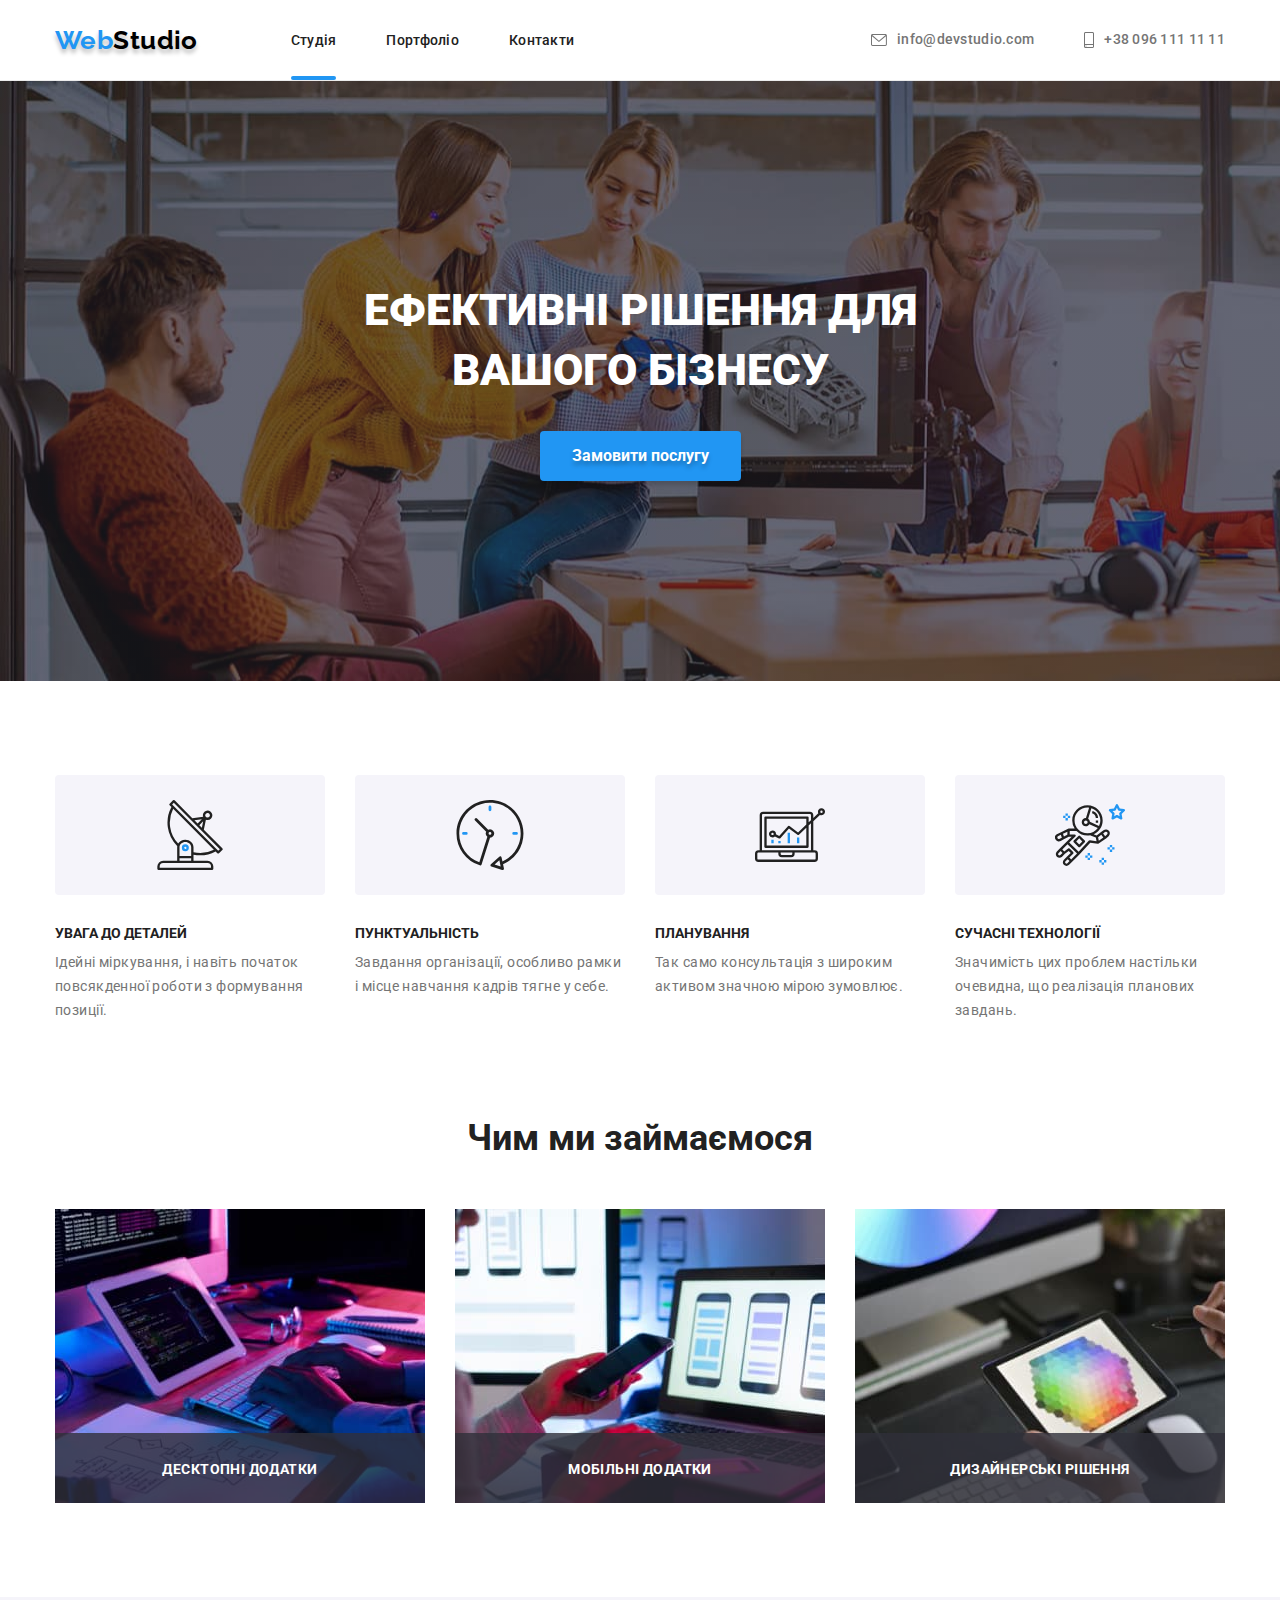
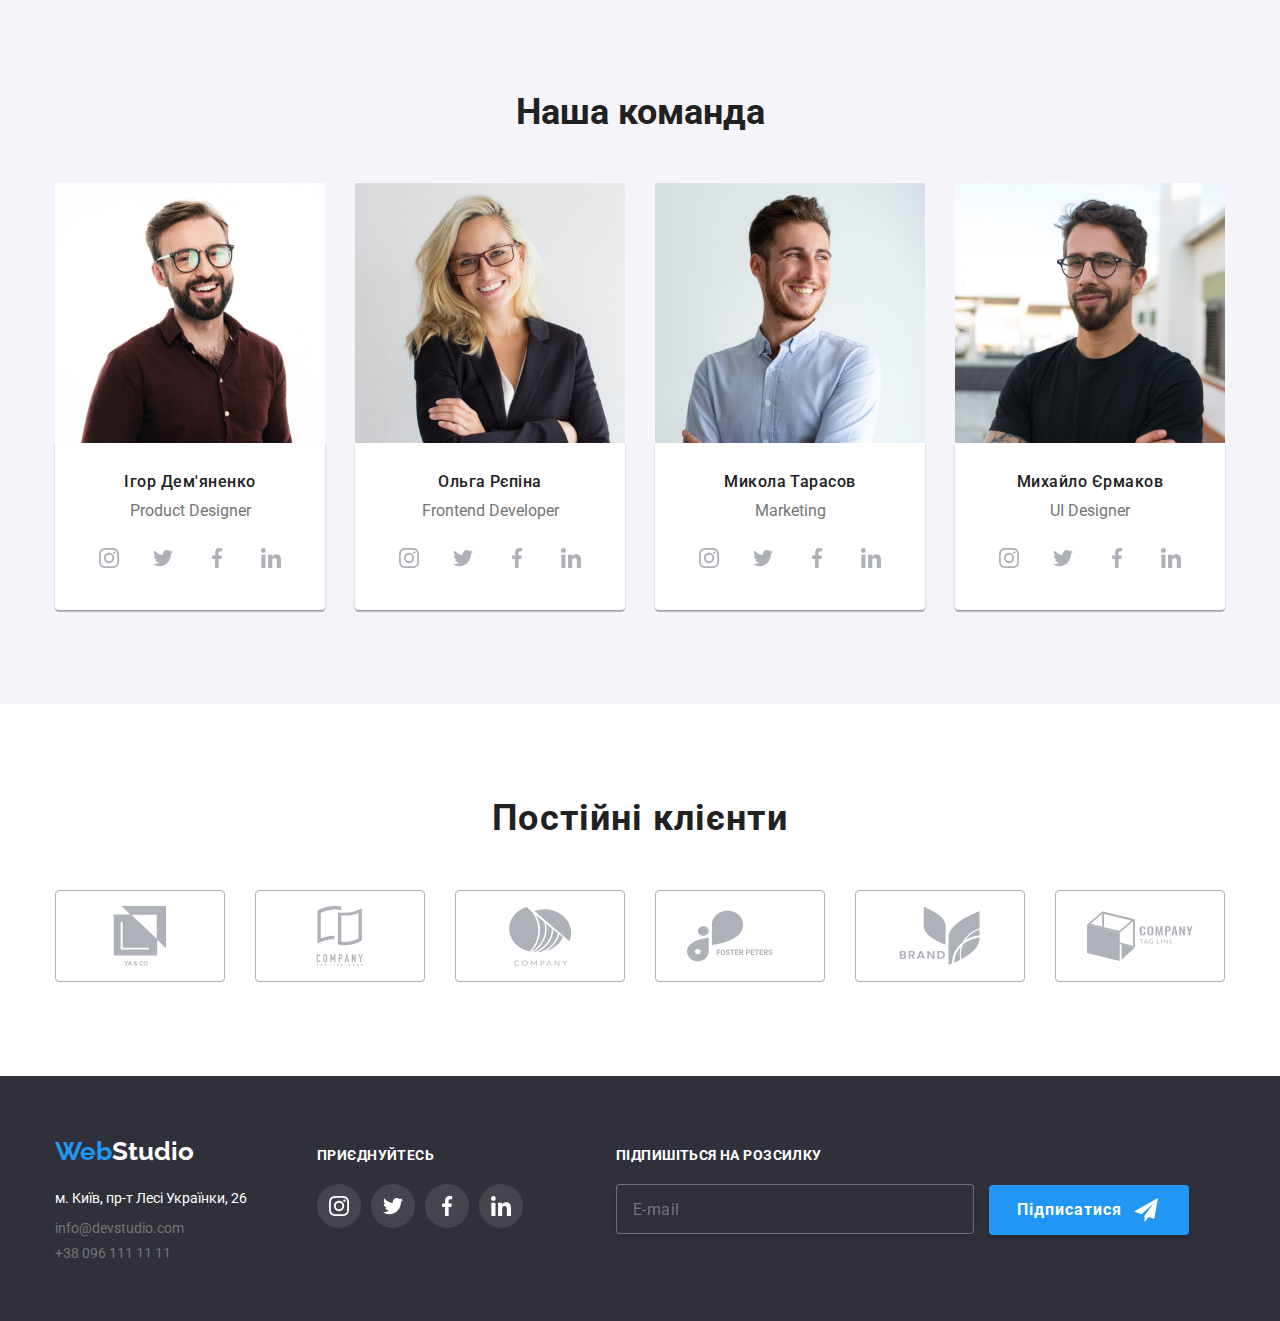
<file: index.html>
<!DOCTYPE html>
<html lang="uk">
  <head>
    <meta charset="UTF-8" />
    <meta http-equiv="X-UA-Compatible" content="IE=edge" />
    <meta name="viewport" content="width=device-width, initial-scale=1.0" />
    <title>Document</title>
    <link
      href="https://fonts.googleapis.com/css2?family=Raleway:wght@700&family=Roboto:wght@400;500;700;900&display=swap"
      rel="stylesheet"
    />
    <link
      rel="stylesheet"
      href="https://cdnjs.cloudflare.com/ajax/libs/modern-normalize/1.1.0/modern-normalize.min.css"
    />
    <link rel="stylesheet" href="./css/main.min.css" />
    
  </head>
  <body>
    <!-- Шапка -->
    <header class="page-header">
      <div class="container">
        <nav class="site-nav">
          <a class="site-nav__logo" href="./index.html"
            ><span class="site-nav__web">Web</span>Studio</a
          >

          <ul class="site-nav__list">
            <li class="site-nav__item">
              <a class="site-nav__link site-nav__link--current" href="./index.html">Студія</a>
            </li>
            <li class="site-nav__item">
              <a class="site-nav__link" href="./portfolio.html">Портфоліо</a>
            </li>
            <li class="site-nav__item">
              <a class="site-nav__link" href="#Контакти">Контакти</a>
            </li>
          </ul>

          <ul class="site-nav__contact">
            <li class="site-nav__contact-list">
              <a class="site-nav__contact-link" href="mailto:info@devstudio.com">
                <svg class="site-nav__icon" width="16" height="12">
                  <use href="./images/sprite.icon.svg#icon-envelope"></use>
                </svg>
                info@devstudio.com
              </a>
            </li>
            <li class="site-nav__contact-list">
              <a class="site-nav__contact-link" href="tel:+380961111111">
                <svg class="site-nav__icon" width="10" height="16">
                  <use href="./images/sprite.icon.svg#icon-smartphone"></use>
                </svg>
                +38 096 111 11 11</a
              >
            </li>
          </ul>
        </nav>
      </div>
    </header>
    <main>
      <!-- герой сайта -->
      <section class="hero-section">
        <div class="container">
          <h1 class="hero-section__title">Ефективні рішення для вашого бізнесу</h1>
          <button class="hero-section__button" type="button" data-modal-open>
            Замовити послугу
          </button>
        </div>
      </section>
      <div class="backdrop is-hidden" data-modal>
        <div class="modal">
          <form class="modal__form">
            <h3 class="modal__form-title">Залиште свої дані, ми вам передзвонимо</h3>

            <div class="modal__form-list">
              <label class="modal__form-label">
                <span class="modal__form-text">Ім'я</span>
               <div class="modal__form-box">
                <input class="modal__form-input" type="text" name="user"/>
                <svg class="modal__form-icon" width="12" height="12">
                  <use href="./images/sprite-modal.svg#icon-man"></use>
                </svg>
               </div>
              </label>
            </div>

            <div class="modal__form-list">
              <label class="modal__form-label">
                <span class="modal__form-text">Телефон</span>
                <div class="modal__form-box">   
                   <input class="modal__form-input" type="tel" name="telephone"/>
                <svg class="modal__form-icon" width="13" height="13">
                  <use href="./images/sprite-modal.svg#icon-tel"></use>
                </svg> </div>
              </label>
            </div>

            <div class="modal__form-list">
              <label class="modal__form-label">
                <span class="modal__form-text">Пошта</span>
               <div class="modal__form-box">
                <input class="modal__form-input" type="email" name="email"/>
                <svg class="modal__form-icon" width="15" height="12">
                  <use href="./images/sprite-modal.svg#icon-mail"></use>
                </svg>
               </div>
              </label>
            </div>

            <div class="modal__form-list">
              <label class="modal__form-label">
                <span class="form-text">Коментар</span>
              </label>
              <textarea
                class="modal__form-comment"
                name="comment"
                cols="30"
                rows="10"
                placeholder="Введіть текст"></textarea>
            </div>

            <div class="modal__form-checkbox">
              <label class="modal__form-label">
            <input class="modal__form-check" type="checkbox" name="agreement"/>
                <span class="modal__form--icon-check"> </span>

                <span class="modal__form-agreement">
                  Погоджуюся з розсилкою та приймаю
                  <a class="modal__form-link" href="">Умови договору</a>
                </span>
             
              </label>
            </div>

            <button class="modal__form-button" type="submit">Відправити</button>
            <button class="modal__form-button--close" type="button" data-modal-close>
              <svg class="modal__form-button-icon" width="11" height="11">
                <use href="./images/modal.svg#icon-Vector-1"></use>
              </svg>
            </button>
          </form>
        </div>
      </div>

      <!-- Переваги -->
      <section class="features">
        <div class="container">
          <h2 class="features__title">Переваги</h2>
          <ul class="features__list">
            <li class="features__item">
              <div class="features__icon">
                <svg class="features__icon--svg" width="70" height="70">
                  <use href="./images/sprite.icon.svg#icon-antenna"></use>
                </svg>
              </div>

              <h3 class="features__subtitle">УВАГА ДО ДЕТАЛЕЙ</h3>
              <p class="features__text">
                Ідейні міркування, і навіть початок повсякденної роботи з
                формування позиції.
              </p>
            </li>
            <li class="features__item">
              <div class="features__icon">
                <svg class="features__icon--svg" width="70" height="70">
                  <use href="./images/sprite.icon.svg#icon-clock"></use>
                </svg>
              </div>
              <h3 class="features__subtitle">ПУНКТУАЛЬНІСТЬ</h3>
              <p class="features__text">
                Завдання організації, особливо рамки і місце навчання кадрів
                тягне у себе.
              </p>
            </li>
            <li class="features__item">
              <div class="features__icon">
                <svg class="features__icon--svg" width="70" height="70">
                  <use href="./images/sprite.icon.svg#icon-diagram"></use>
                </svg>
              </div>
              <h3 class="features__subtitle">ПЛАНУВАННЯ</h3>
              <p class="features__text">
                Так само консультація з широким активом значною мірою зумовлює.
              </p>
            </li>
            <li class="features__item">
              <div class="features__icon">
                <svg class="features__icon--svg" width="70" height="70">
                  <use href="./images/sprite.icon.svg#icon-astronaut"></use>
                </svg>
              </div>
              <h3 class="features__subtitle">СУЧАСНІ ТЕХНОЛОГІЇ</h3>
              <p class="features__text">
                Значимість цих проблем настільки очевидна, що реалізація
                планових завдань.
              </p>
            </li>
          </ul>
        </div>
      </section>
      <!-- Чим ми займаємося -->
      <section class="about">
        <div class="container">
          <h2 class="about__title">Чим ми займаємося</h2>
          <ul class="about__list">
            <li class="about__item">
              <img
                class="about__image"
                src="./images/img.jpg"
                alt="програмування"
                width="370"/>
              <p class="about__text">Десктопні додатки</p>
            </li>
            <li class="about__item">
              <img
                class="about__image"
                src="./images/img1.jpg"
                alt="мобільна розробка"/>
              <p class="about__text">Мобільні додатки</p>
            </li>
            <li class="about__item">
              <img
                class="about__image"
                src="./images/img2.jpg"
                alt="веб-дизайн"
                width="370"/>
              <p class="about__text">Дизайнерські рішення</p>
            </li>
          </ul>
        </div>
      </section>
      <!-- Наша команда -->
      <section class="team">
        <div class="container">
          <h2 class="team__title">Наша команда</h2>

          <ul class="team__list">
            <li class="team__item">
              <img
                class="team__image"
                src="./images/img3.jpg"
                alt="Ігор Дем'яненко"
                width="270"
              />
              <div class="team__about">
                <h3 class="team__name">Ігор Дем'яненко</h3>
                <p class="team__text">Product Designer</p>
                <div>
                  <ul class="team__contact">
                    <li class="team__contact-list">
                      <a class="team__contact__link" href="">
                        <svg class="team__contact-icon" width="20" height="20">
                          <use
                            href="./images/sprite.icon.svg#icon-instagram"
                          ></use>
                        </svg>
                      </a>
                    </li>
                    <li class="team__contact-list">
                      <a class="team__contact__link" href="">
                        <svg class="team__contact-icon" width="20" height="20">
                          <use
                            href="./images/sprite.icon.svg#icon-twitter"
                          ></use>
                        </svg>
                      </a>
                    </li>
                    <li class="team__contact-list">
                      <a class="team__contact__link" href="">
                        <svg class="team__contact-icon" width="20" height="20">
                          <use
                            href="./images/sprite.icon.svg#icon-facebook"
                          ></use>
                        </svg>
                      </a>
                    </li>
                    <li class="team__contact-list">
                      <a class="team__contact__link" href="">
                        <svg class="team__contact-icon" width="20" height="20">
                          <use
                            href="./images/sprite.icon.svg#icon-linkedin"
                          ></use>
                        </svg>
                      </a>
                    </li>
                  </ul>
                </div>
              </div>
            </li>

            <li class="team__item">
              <img
                class="team__image"
                src="./images/img4.jpg"
                alt="Ольга Рєпіна"
                width="270"
              />
              <div class="team__about">
                <h3 class="team__name">Ольга Рєпіна</h3>
                <p class="team__text">Frontend Developer</p>
                <div>
                  <ul class="team__contact">
                    <li class="team__contact-list">
                      <a class="team__contact__link" href="">
                        <svg class="team__contact-icon" width="20" height="20">
                          <use
                            href="./images/sprite.icon.svg#icon-instagram"
                          ></use>
                        </svg>
                      </a>
                    </li>
                    <li class="team__contact-list">
                      <a class="team__contact__link" href="">
                        <svg class="team__contact-icon" width="20" height="20">
                          <use
                            href="./images/sprite.icon.svg#icon-twitter"
                          ></use>
                        </svg>
                      </a>
                    </li>
                    <li class="team__contact-list">
                      <a class="team__contact__link" href="">
                        <svg class="team__contact-icon" width="20" height="20">
                          <use
                            href="./images/sprite.icon.svg#icon-facebook"
                          ></use>
                        </svg>
                      </a>
                    </li>
                    <li class="team__contact-list">
                      <a class="team__contact__link" href="">
                        <svg class="team__contact-icon" width="20" height="20">
                          <use
                            href="./images/sprite.icon.svg#icon-linkedin"
                          ></use>
                        </svg>
                      </a>
                    </li>
                  </ul>
                </div>
              </div>
            </li>

            <li class="team__item">
              <img
                class="team__image"
                src="./images/img5.jpg"
                alt="Микола Тарасов"
                width="270"
              />
              <div class="team__about">
                <h3 class="team__name">Микола Тарасов</h3>
                <p class="team__text">Marketing</p>
                <div>
                  <ul class="team__contact">
                    <li class="team__contact-list">
                      <a class="team__contact__link" href="">
                        <svg class="team__contact-icon" width="20" height="20">
                          <use
                            href="./images/sprite.icon.svg#icon-instagram"
                          ></use>
                        </svg>
                      </a>
                    </li>
                    <li class="team__contact-list">
                      <a class="team__contact__link" href="">
                        <svg class="team__contact-icon" width="20" height="20">
                          <use
                            href="./images/sprite.icon.svg#icon-twitter"
                          ></use>
                        </svg>
                      </a>
                    </li>
                    <li class="team__contact-list">
                      <a class="team__contact__link" href="">
                        <svg class="team__contact-icon" width="20" height="20">
                          <use
                            href="./images/sprite.icon.svg#icon-facebook"
                          ></use>
                        </svg>
                      </a>
                    </li>
                    <li class="team__contact-list">
                      <a class="team__contact__link" href="">
                        <svg class="team__contact-icon" width="20" height="20">
                          <use
                            href="./images/sprite.icon.svg#icon-linkedin"
                          ></use>
                        </svg>
                      </a>
                    </li>
                  </ul>
                </div>
              </div>
            </li>
            <li class="team__item">
              <img
                class="team__image"
                src="./images/img6.jpg"
                alt="Михайло Єрмаков"
                width="270"
              />
              <div class="team__about">
                <h3 class="team__name">Михайло Єрмаков</h3>
                <p class="team__text">UI Designer</p>
                <div>
                  <ul class="team__contact">
                    <li class="team__contact-list">
                      <a class="team__contact__link" href="">
                        <svg class="team__contact-icon" width="20" height="20">
                          <use
                            href="./images/sprite.icon.svg#icon-instagram"
                          ></use>
                        </svg>
                      </a>
                    </li>
                    <li class="team__contact-list">
                      <a class="team__contact__link" href="">
                        <svg class="team__contact-icon" width="20" height="20">
                          <use
                            href="./images/sprite.icon.svg#icon-twitter"
                          ></use>
                        </svg>
                      </a>
                    </li>
                    <li class="team__contact-list">
                      <a class="team__contact__link" href="">
                        <svg class="team__contact-icon" width="20" height="20">
                          <use
                            href="./images/sprite.icon.svg#icon-facebook"
                          ></use>
                        </svg>
                      </a>
                    </li>
                    <li class="team__contact-list">
                      <a class="team__contact__link" href="">
                        <svg class="team__contact-icon" width="20" height="20">
                          <use
                            href="./images/sprite.icon.svg#icon-linkedin"
                          ></use>
                        </svg>
                      </a>
                    </li>
                  </ul>
                </div>
              </div>
            </li>
          </ul>
        </div>
      </section>

      <!-- clients -->
      <section class="clients">
        <div class="container">
          <h2 class="clients__title">Постійні клієнти</h2>
          <ul class="clients__list">
            <li class="clients__item">
              <a class="clients__link" href="">
                <svg class="clients__icon" width="60" height="106">
                  <use href="images/sprite.icon.svg#icon-group1"></use>
                </svg>
              </a>
            </li>
            <li class="clients__item">
              <a class="clients__link" href="">
                <svg class="clients__icon" width="60" height="106">
                  <use href="images/sprite.icon.svg#icon-group2"></use>
                </svg>
              </a>
            </li>
            <li class="clients__item">
              <a class="clients__link" href="">
                <svg class="clients__icon" width="60" height="106">
                  <use href="images/sprite.icon.svg#icon-group3"></use>
                </svg>
              </a>
            </li>
            <li class="clients__item">
              <a class="clients__link" href="">
                <svg class="clients__icon" width="60" height="106">
                  <use href="images/sprite.icon.svg#icon-group4"></use>
                </svg>
              </a>
            </li>
            <li class="clients__item">
              <a class="clients__link" href="">
                <svg class="clients__icon" width="60" height="106">
                  <use href="images/sprite.icon.svg#icon-group5"></use>
                </svg>
              </a>
            </li>
            <li class="clients__item">
              <a class="clients__link" href="">
                <svg class="clients__icon" width="60" height="106">
                  <use href="images/sprite.icon.svg#icon-group6"></use>
                </svg>
              </a>
            </li>
          </ul>
        </div>
      </section>
    </main>
    <!-- Подвал -->
    <footer class="page-footer">
      <div class="container foot">
        <div class="footer">
          <h2 class="footer__title" id="Контакти">Контакти</h2>
          <a href="./index.html" class="footer__logo"
            ><span class="footer__web">Web</span>Studio
          </a>
          <address>
            <ul>
              <li class="footer__list">
                <a
                  class="footer__link--map"
                  href="https://goo.gl/maps/yUmWzMXda3bKCHeP6"
                  target="_blank"
                  rel="noreferrer noopener"
                >
                  м. Київ, пр-т Лесі Українки, 26
                </a>
              </li>
              <li class="footer__list">
                <a class="footer__link" href="mailto:info@devstudio.com"
                  >info@devstudio.com
                </a>
              </li>
              <li class="footer-list">
                <a class="footer__link" href="tel:+380961111111">
                  +38 096 111 11 11
                </a>
              </li>
            </ul>
          </address>
        </div>
        <div class="join">
          <h3 class="join__title">приєднуйтесь</h3>
          <ul class="join__item">
            <li class="join__list">
              <a class="join__link" href="">
                <svg  width="20" height="20">
                  <use href="./images/sprite.icon.svg#icon-instagram"></use>
                </svg>
              </a>
            </li>
            <li class="join__list">
              <a class="join__link" href="">
                <svg  width="20" height="20">
                  <use href="./images/sprite.icon.svg#icon-twitter"></use>
                </svg>
              </a>
            </li>
            <li class="join__list">
              <a class="join__link" href="">
                <svg  width="20" height="20">
                  <use href="./images/sprite.icon.svg#icon-facebook"></use>
                </svg>
              </a>
            </li>
            <li class="join__list">
              <a class="join__link" href="">
                <svg width="20" height="20">
                  <use href="./images/sprite.icon.svg#icon-linkedin"></use>
                </svg>
              </a>
            </li>
          </ul>
        </div>
        <form>
          <div class="subscribe">
            <label>
              <h3 class="subscribe__title">Підпишіться на розсилку</h3>
            </label>
            <input
              class="subscribe__input"
              type="email"
              name="email"
              placeholder="E-mail"/>
            <button class="subscribe__button" type="submit">
              <span class="subscribe__text"> Підписатися </span>
              <svg width="24" height="24">
                <use href="./images/sprite-modal.svg#icon-icon-send"></use>
              </svg>
            </button>
          </div>
        </form>
      </div>
    </footer>
    <script src="./js/modal.js"></script>
  </body>
</html>
</file>
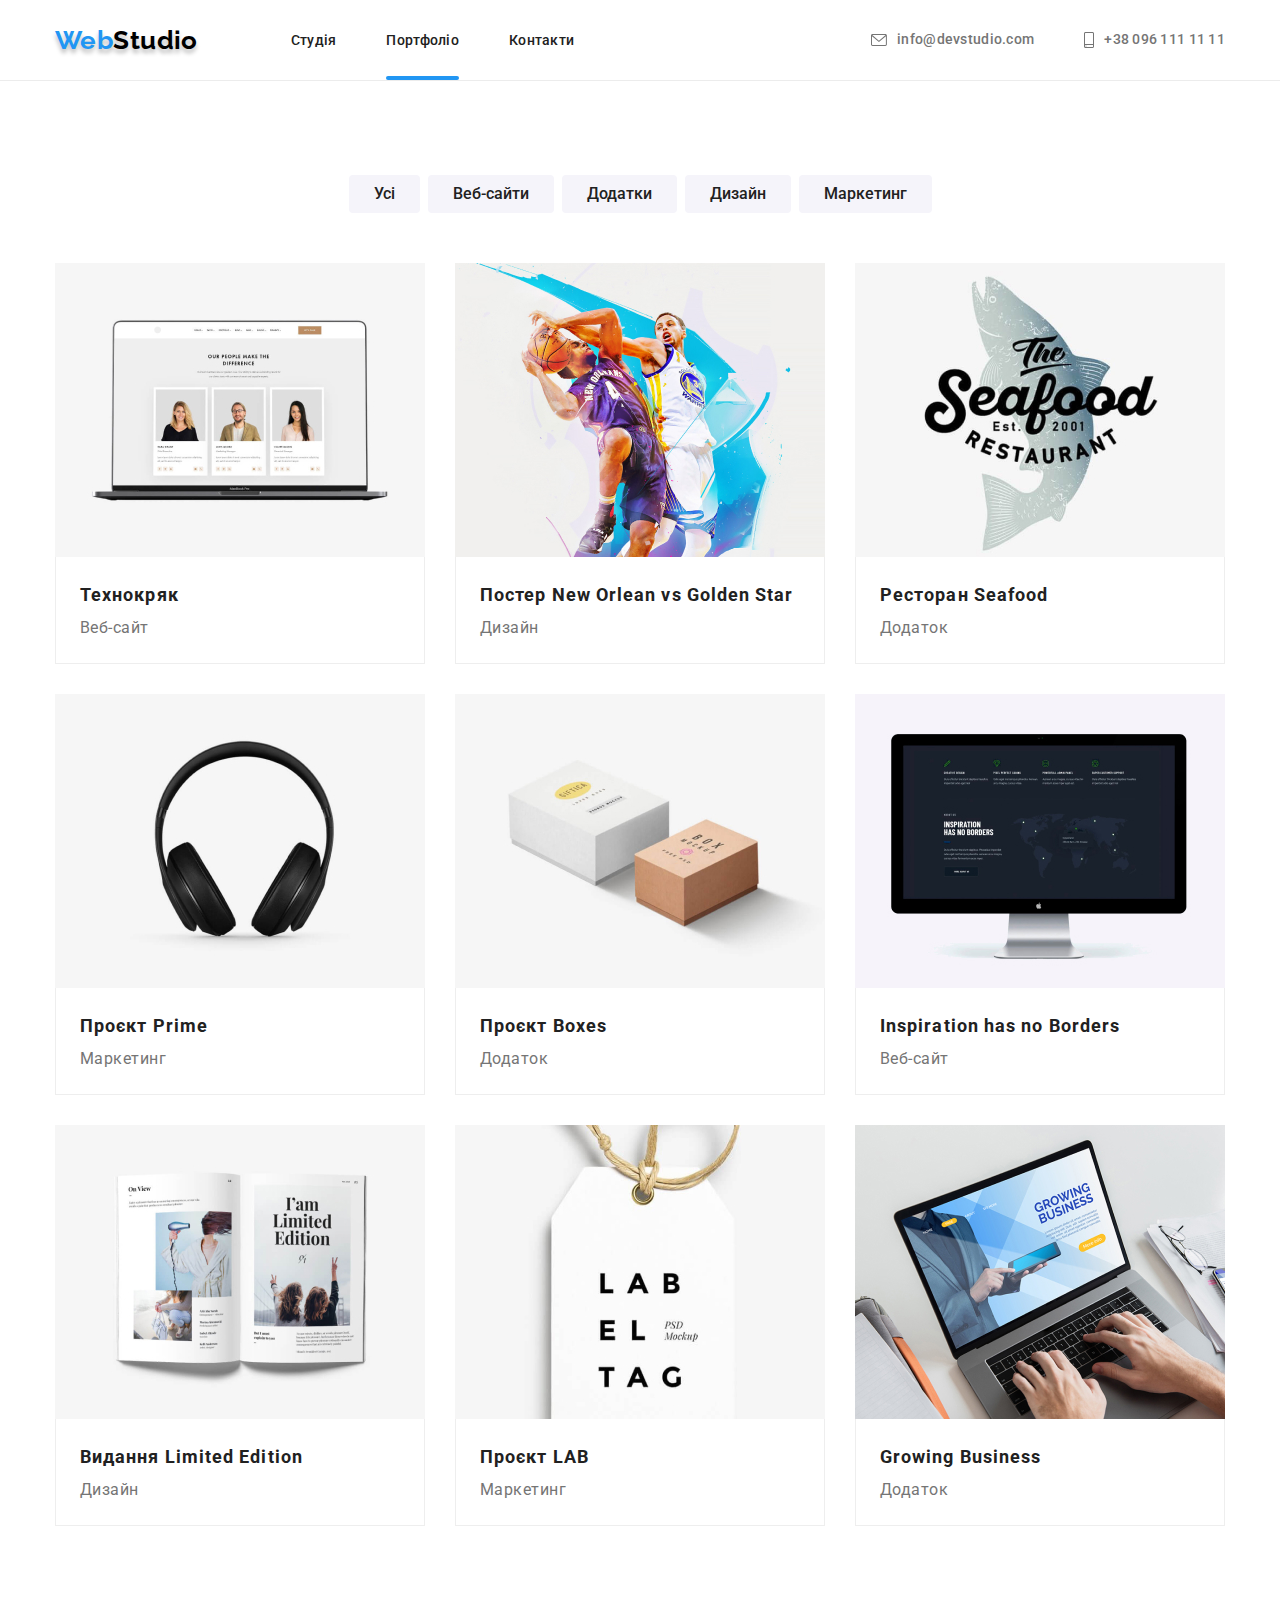
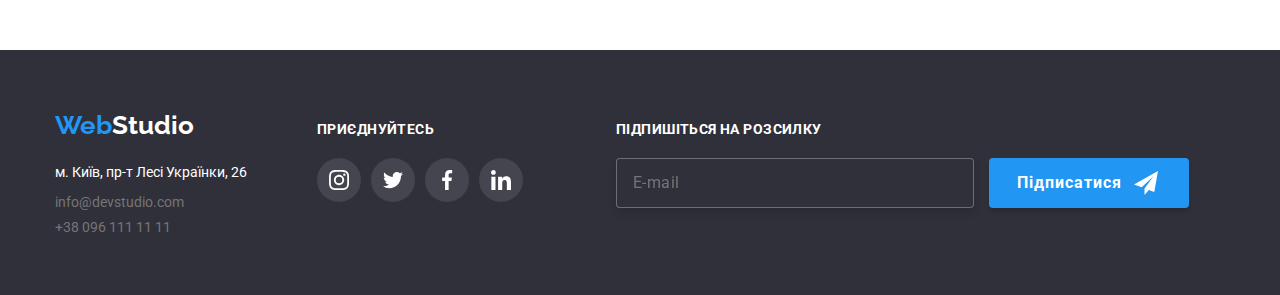
<file: portfolio.html>
<!DOCTYPE html>
<html lang="uk">
  <head>
    <meta charset="UTF-8" />
    <meta http-equiv="X-UA-Compatible" content="IE=edge" />
    <meta name="viewport" content="width=device-width, initial-scale=1.0" />
    <title>Document</title>
    <link
      href="https://fonts.googleapis.com/css2?family=Raleway:wght@700&family=Roboto:wght@400;500;700;900&display=swap"
      rel="stylesheet"
    />
    <link
      rel="stylesheet"
      href="https://cdnjs.cloudflare.com/ajax/libs/modern-normalize/1.1.0/modern-normalize.min.css"
    />
    <link rel="stylesheet" href="./css/main.min.css" />
  </head>
  <body>
    <!-- Шапка -->
    <header class="page-header">
      <div class="container">
        <nav class="site-nav">
          <a class="site-nav__logo" href="./index.html"
            ><span class="site-nav__web">Web</span>Studio</a
          >

          <ul class="site-nav__list">
            <li class="site-nav__item">
              <a class="site-nav__link " href="./index.html">Студія</a>
            </li>
            <li class="site-nav__item">
              <a class="site-nav__link site-nav__link--current" href="./portfolio.html">Портфоліо</a>
            </li>
            <li class="site-nav__item">
              <a class="site-nav__link" href="#Контакти">Контакти</a>
            </li>
          </ul>

          <ul class="site-nav__contact">
            <li class="site-nav__contact-list">
              <a class="site-nav__contact-link" href="mailto:info@devstudio.com">
                <svg class="site-nav__icon" width="16" height="12">
                  <use href="./images/sprite.icon.svg#icon-envelope"></use>
                </svg>
                info@devstudio.com
              </a>
            </li>
            <li class="site-nav__contact-list">
              <a class="site-nav__contact-link" href="tel:+380961111111">
                <svg class="site-nav__icon" width="10" height="16">
                  <use href="./images/sprite.icon.svg#icon-smartphone"></use>
                </svg>
                +38 096 111 11 11</a
              >
            </li>
          </ul>
        </nav>
      </div>
    </header>
    <!-- Портфоліо -->
    <main>
      <section class="portfolio">
        <div class="container">
          <h1 class="portfolio__title">Портфоліо</h1>
          <ul class="portfolio__list">
            <li class="portfolio__item">
              <button type="button" class="portfolio__button">Усі</button>
            </li>
            <li class="portfolio__item">
              <button type="button" class="portfolio__button">Веб-сайти</button>
            </li>
            <li class="portfolio__item">
              <button type="button" class="portfolio__button">Додатки</button>
            </li>
            <li class="portfolio__item">
              <button type="button" class="portfolio__button">Дизайн</button>
            </li>
            <li class="portfolio__item">
              <button type="button" class="portfolio__button">Маркетинг</button>
            </li>
          </ul>
         
          <ul class="cards">
          <li class="cards__list">
            <a href="" class="cards__link">
          <div class="cards-box">
             <img
                class="cards-box__image"
                src="./imagesportfolio/Portfolio1.jpg"
                alt="Технокряк"
                width="370"
              />  
              <div class="description">
                <p class="description__text"> Ресурс пропонує комплексні пропозиції з різним рівнем функціоналу та сервісів. Все це дозволить відвідувачу отримати вичерпні відомості про компанію чи приватну особу.</p>
              </div> 
            </div>
              <div class="cards-text">
                <h2 class="cards-text__subtitle">Технокряк</h2>
                <p class="cards-text__name">Веб-сайт</p>
              </div>
             </a>
            </li>
          
          
            <li class="cards__list">
              <a href="" class="cards__link">
                <div class="cards-box">   
                  <img
                class="cards-box__image"
                src="./imagesportfolio/Portfolio2.jpg"
                alt="Постер New Orlean vs Golden Star"
                width="370"
              /> 
              <div class="description">
                <p class="description__text"> Ресурс пропонує комплексні пропозиції з різним рівнем функціоналу та сервісів. Все це дозволить відвідувачу отримати вичерпні відомості про компанію чи приватну особу.</p>
              </div>
             </div>
              <div class="cards-text">
                <h2 class="cards-text__subtitle">Постер New Orlean vs Golden Star</h2>
                <p class="cards-text__name">Дизайн</p>
              </div> 
            </a>
            </li>
                
               <li class="cards__list"> 
                <a href="" class="cards__link">
                  <div class="cards-box">   
                     <img
                class="cards-box__image"
                src="./imagesportfolio/Portfolio3.jpg"
                alt="Ресторан Seafood"
                width="370"
              />  <div class="description">
                <p class="description__text"> Ресурс пропонує комплексні пропозиції з різним рівнем функціоналу та сервісів. Все це дозволить відвідувачу отримати вичерпні відомості про компанію чи приватну особу.</p>
              </div>
             </div>
              <div class="cards-text">
                <h2 class="cards-text__subtitle">Ресторан Seafood</h2>
                <p class="cards-text__name">Додаток</p>
              </div> 
             </a>
            </li> 
               
            <li class="cards__list">   
                <a href="" class="cards__link">
        <div class="cards-box"> 
                       <img class="cards-box__image"
                src="./imagesportfolio/Portfolio4.jpg"
                alt="Проєкт Prime"
                width="370"
              /> 
              <div class="description">
                <p class="description__text"> Ресурс пропонує комплексні пропозиції з різним рівнем функціоналу та сервісів. Все це дозволить відвідувачу отримати вичерпні відомості про компанію чи приватну особу.</p>
              </div> 
            </div>
              <div class="cards-text">
                <h2 class="cards-text__subtitle">Проєкт Prime</h2>
                <p class="cards-text__name">Маркетинг</p>
              </div> 
                </a>
            </li> 
                  <li class="cards__list">
                    <a href="" class="cards__link">
                    
                      <div class="cards-box">    <img
                class="cards-box__image"
                src="./imagesportfolio/Portfolio5.jpg"
                alt="Проєкт Boxes"
                width="370"
              /> <div class="description">
                <p class="description__text"> Ресурс пропонує комплексні пропозиції з різним рівнем функціоналу та сервісів. Все це дозволить відвідувачу отримати вичерпні відомості про компанію чи приватну особу.</p>
              </div> </div>
              <div class="cards-text">
                <h2 class="cards-text__subtitle">Проєкт Boxes</h2>
                <p class="cards-text__name">Додаток</p>
              </div> 
                </a> 
            </li> 
                <li class="cards__list">  
                  <a href="" class="cards__link">
        
                    <div class="cards-box">    <img
                class="cards-box__image"
                src="./imagesportfolio/Portfolio6.jpg"
                alt="Inspiration has no Borders"
                width="370"
              /> <div class="description">
                <p class="description__text"> Ресурс пропонує комплексні пропозиції з різним рівнем функціоналу та сервісів. Все це дозволить відвідувачу отримати вичерпні відомості про компанію чи приватну особу.</p>
              </div> </div>
              <div class="cards-text">
                <h2 class="cards-text__subtitle">Inspiration has no Borders</h2>
                <p class="cards-text__name">Веб-сайт</p>
              </div> 
                </a>
            </li> 
                    <li class="cards__list">  
                      <a href="" class="cards__link">
                  
                        <div class="cards-box">    <img
                class="cards-box__image"
                src="./imagesportfolio/Portfolio7.jpg"
                alt="Видання Limited Edition"
                width="370"
              /> <div class="description">
                <p class="description__text"> Ресурс пропонує комплексні пропозиції з різним рівнем функціоналу та сервісів. Все це дозволить відвідувачу отримати вичерпні відомості про компанію чи приватну особу.</p>
              </div> </div>
              <div class="cards-text">
                <h2 class="cards-text__subtitle">Видання Limited Edition</h2>
                <p class="cards-text__name">Дизайн</p>
              </div>  
                </a> 
            </li> 
                <li class="cards__list"> 
                  <a href="" class="cards__link">
                 
                    <div class="cards-box">    <img
                class="cards-box__image"
                src="./imagesportfolio/Portfolio8.jpg"
                alt="Проєкт LAB"
                width="370"
              /> <div class="description">
                <p class="description__text"> Ресурс пропонує комплексні пропозиції з різним рівнем функціоналу та сервісів. Все це дозволить відвідувачу отримати вичерпні відомості про компанію чи приватну особу.</p>
              </div> </div>
              <div class="cards-text">
                <h2 class="cards-text__subtitle">Проєкт LAB</h2>
                <p class="cards-text__name">Маркетинг</p>
              </div>  
               </a>
            </li> 
               <li class="cards__list">
                <a href="" class="cards__link">
              
                  <div class="cards-box">    <img
                class="cards-box__image"
                src="./imagesportfolio/Portfolio9.jpg"
                alt="Portfolio9"
                width="370"
              /> <div class="description">
                <p class="description__text"> Ресурс пропонує комплексні пропозиції з різним рівнем функціоналу та сервісів. Все це дозволить відвідувачу отримати вичерпні відомості про компанію чи приватну особу.</p>
              </div> </div>
              <div class="cards-text">
                <h2 class="cards-text__subtitle">Growing Business</h2>
                <p class="cards-text__name">Додаток</p>
              </div> 
                </a>
            </li>  
          </ul>
        </div>
      </section>
    </main>
    <!-- Подвал -->
    <footer class="page-footer">
      <div class="container foot">
        <div class="footer">
          <h2 class="footer__title" id="Контакти">Контакти</h2>
          <a href="./index.html" class="footer__logo"
            ><span class="footer__web">Web</span>Studio
          </a>
          <address>
            <ul>
              <li class="footer__list">
                <a
                  class="footer__link--map"
                  href="https://goo.gl/maps/yUmWzMXda3bKCHeP6"
                  target="_blank"
                  rel="noreferrer noopener"
                >
                  м. Київ, пр-т Лесі Українки, 26
                </a>
              </li>
              <li class="footer__list">
                <a class="footer__link" href="mailto:info@devstudio.com"
                  >info@devstudio.com
                </a>
              </li>
              <li class="footer-list">
                <a class="footer__link" href="tel:+380961111111">
                  +38 096 111 11 11
                </a>
              </li>
            </ul>
          </address>
        </div>
        <div class="join">
          <h3 class="join__title">приєднуйтесь</h3>
          <ul class="join__item">
            <li class="join__list">
              <a class="join__link" href="">
                <svg  width="20" height="20">
                  <use href="./images/sprite.icon.svg#icon-instagram"></use>
                </svg>
              </a>
            </li>
            <li class="join__list">
              <a class="join__link" href="">
                <svg  width="20" height="20">
                  <use href="./images/sprite.icon.svg#icon-twitter"></use>
                </svg>
              </a>
            </li>
            <li class="join__list">
              <a class="join__link" href="">
                <svg  width="20" height="20">
                  <use href="./images/sprite.icon.svg#icon-facebook"></use>
                </svg>
              </a>
            </li>
            <li class="join__list">
              <a class="join__link" href="">
                <svg width="20" height="20">
                  <use href="./images/sprite.icon.svg#icon-linkedin"></use>
                </svg>
              </a>
            </li>
          </ul>
        </div>
        <form>
          <div class="subscribe">
            <label>
              <h3 class="subscribe__title">Підпишіться на розсилку</h3>
            </label>
            <input
              class="subscribe__input"
              type="email"
              name="email"
              placeholder="E-mail"/>
            <button class="subscribe__button" type="submit">
              <span class="subscribe__text"> Підписатися </span>
              <svg width="24" height="24">
                <use href="./images/sprite-modal.svg#icon-icon-send"></use>
              </svg>
            </button>
          </div>
        </form>
      </div>
    </footer>
  </body>
</html>
</file>
<file: css/main.min.css>
:root{--primary-text-color: #212121;--text-color: #ffffff;--second-color-text: #757575;--also-text-color: #2196f3;--primary-background-color: #ffffff;--second-background-color: #f5f4fa;--background-color: #2f303a}h1,h2,h3,h4,h5,h6,ul,p{margin:0}ul{list-style:none;padding-left:0}body{font-family:roboto,sans-serif;color:var(--primary-text-color);background-color:var(--primary-background-color);font-size:14px}.container{width:1200px;padding-left:15px;padding-right:15px;margin-left:auto;margin-right:auto}.page-header{background-color:var(--primary-background-color);line-height:1.17;font-weight:500;letter-spacing:.03em;border-bottom:1px solid #ececec}.site-nav{display:flex;align-items:center}.site-nav__logo{margin-right:93px;font-family:Raleway;font-size:26px;font-weight:700;line-height:1.19;color:#000;text-shadow:0 4px 4px rgba(0,0,0,.25);text-decoration:none}.site-nav:hover{-webkit-text-decoration-color:var(--also-text-color);text-decoration-color:var(--also-text-color)}.site-nav__web{color:var(--also-text-color)}.site-nav__list{display:flex}.site-nav__item:not(:last-child){margin-right:50px}.site-nav__link{position:relative;padding:32px 0;font-weight:500;line-height:1.14;letter-spacing:.02em;text-decoration:none;color:var(--primary-text-color);transition:color 250ms cubic-bezier(0.4, 0, 0.2, 1)}.site-nav__link:hover{color:var(--also-text-color)}.site-nav__link:focus{color:var(--also-text-color)}.site-nav__contact{display:flex;margin-left:auto}.site-nav__contact-list:not(:first-child){margin-left:50px}.site-nav__contact-link{display:flex;align-items:center;padding:32px 0;font-weight:500;line-height:1.14;letter-spacing:.02em;text-decoration:none;color:var(--second-color-text);fill:var(--second-color-text);transition:color 250ms cubic-bezier(0.4, 0, 0.2, 1)}.site-nav__contact-link:hover{fill:var(--also-text-color);color:var(--also-text-color)}.site-nav__contact-link:focus{fill:var(--also-text-color);color:var(--also-text-color)}.site-nav__icon{margin-right:10px;transition:fill 250ms cubic-bezier(0.4, 0, 0.2, 1)}.site-nav__icon:hover{fill:var(--also-text-color);color:var(--also-text-color)}.site-nav__icon:focus{fill:var(--also-text-color);color:var(--also-text-color)}.site-nav__link-current{color:var(--also-text-color)}.site-nav__link--current::after{content:"";position:absolute;bottom:0;display:block;width:100%;height:4px;background:var(--also-text-color);border-radius:2px}.hero-section{padding-top:200px;padding-bottom:200px;max-width:1600px;margin-right:auto;margin-left:auto;background-image:linear-gradient(to right, rgba(47, 48, 58, 0.4), rgba(47, 48, 58, 0.4)),url(../images/hero.jpg);background-repeat:no-repeat;background-size:cover}.hero-section__title{text-transform:uppercase;padding-bottom:30px;text-align:center;width:696px;margin:0 auto;font-size:44px;font-weight:900;color:var(--text-color);line-height:1.36}.hero-section__button{display:block;margin-left:auto;margin-right:auto;padding:10px 32px;box-shadow:0px 4px 4px rgba(0,0,0,.15);border-radius:4px;color:var(--text-color);font-size:16px;line-height:1.87;font-weight:700;background-color:var(--also-text-color);text-shadow:0 4px 4px rgba(0,0,0,.25);cursor:pointer;border:0;transition:background-color 250ms cubic-bezier(0.4, 0, 0.2, 1)}.hero-section__button:focus{background-color:#188ce8}.hero-section__button:hover{background-color:#188ce8}.backdrop{position:fixed;top:0;left:0;background:rgba(0,0,0,.2);width:100%;height:100%;opacity:1;z-index:1;transition:opacity 250ms cubic-bezier(0.4, 0, 0.2, 1)}.backdrop.is-hidden{opacity:0;pointer-events:none;visibility:hidden}.backdrop.is-hidden .modal{transform:translate(-50%, -50%) scale(0.9)}.modal{position:absolute;top:50%;left:50%;transform:translate(-50%, -50%) scale(1);background-color:var(--primary-background-color);width:528px;height:581px;z-index:-1;box-shadow:0px 1px 3px rgba(0,0,0,.12),0px 1px 1px rgba(0,0,0,.14),0px 2px 1px rgba(0,0,0,.2);border-radius:4px}.modal__form{padding:40px}.modal__form-title{font-weight:700;text-align:center;font-size:20px;line-height:1.15;text-align:center;letter-spacing:.03em;color:var(--primary-text-color);margin-bottom:12px}.modal__form-list{position:relative}.form-list{display:flex;flex-direction:column}.modal__form-label{display:flex;flex-direction:column;position:relative;font-weight:400;font-size:12px;line-height:1.17;letter-spacing:.01em;color:var(--second-color-text)}.modal__form-input{position:relative;border:1px solid rgba(33,33,33,.2);border-radius:4px;width:100%;padding-top:11px;padding-bottom:11px;padding-left:42px;cursor:pointer;transition:border 250ms cubic-bezier(0.4, 0, 0.2, 1)}.modal__form-text{display:block;margin-bottom:4px}.modal__form-box{position:relative;height:40px;margin-bottom:10px}.modal__form-icon{position:absolute;left:15px;top:50%;transform:translateY(-50%);transition:fill 250ms cubic-bezier(0.4, 0, 0.2, 1)}.modal__form-input:focus~.modal__form-icon{fill:var(--also-text-color)}.modal__form-input:focus{outline:none;border:1px solid var(--also-text-color)}.modal__form-input:hover~.modal__form-icon{fill:var(--also-text-color)}.modal__form-input:hover{outline:none;border:1px solid var(--also-text-color)}.modal__form-comment{margin-bottom:10px;border:1px solid rgba(33,33,33,.2);border-radius:4px;height:120px;resize:none;width:448px;margin-bottom:20px;padding:10px;transition:border 250ms cubic-bezier(0.4, 0, 0.2, 1)}.modal__form-comment:focus,.modal__form-comment:hover{outline:none;border:1px solid var(--also-text-color)}.modal__form-checkbox{display:flex;align-items:center;justify-content:center;margin-bottom:30px}.modal__form-check{-webkit-appearance:none;-moz-appearance:none;appearance:none;position:absolute}.modal__form--icon-check{position:absolute;top:10%;margin-left:-16px;width:16px;height:15px;background-image:url(../images/icon-check.svg);background-repeat:no-repeat;cursor:pointer;transition:250ms cubic-bezier(0.4, 0, 0.2, 1)}.modal__form-check:checked+.modal__form--icon-check{background-image:url(../images/icon-check-check.svg);width:16px;height:15px;background-origin:border-box;background-repeat:no-repeat}.modal__form-agreement{display:flex;font-weight:400;font-size:14px;line-height:1.71;letter-spacing:.03em;padding-left:8px;cursor:pointer}.modal__form-link{color:var(--also-text-color);margin-left:4px}.modal__form-button{display:block;margin-left:auto;margin-right:auto;width:200px;height:50px;border:none;background:var(--also-text-color);box-shadow:0px 4px 4px rgba(0,0,0,.15);border-radius:4px;color:var(--text-color);font-weight:700;font-size:16px;line-height:1.9;cursor:pointer}.modal__form-button--close{display:flex;align-items:center;justify-content:center;position:absolute;right:8px;top:8px;width:30px;height:30px;background:#fff;border:1px solid rgba(0,0,0,.1);border-radius:50%;cursor:pointer;transition:fill 250ms cubic-bezier(0.4, 0, 0.2, 1)}.modal__form-button-icon{display:flex;align-items:center;justify-content:center}.modal__form-button--close:focus{fill:var(--also-text-color)}.modal__form-button--close:hover{fill:var(--also-text-color)}.features{padding-bottom:94px;padding-top:94px}.features__title{position:absolute;width:1px;height:1px;margin:-1px;border:0;padding:0;white-space:nowrap;-webkit-clip-path:inset(100%);clip-path:inset(100%);clip:rect(0 0 0 0);overflow:hidden}.features__list{display:flex}.features__item{display:block;margin-right:30px;width:270px}.features__item:nth-child(4n){margin-right:0}.features__subtitle{font-size:14px;margin:0;margin-bottom:10px;padding:0;line-height:1.17;font-weight:700}.features__text{letter-spacing:.03em;line-height:1.71;font-weight:400;color:#757575}.features__icon{display:flex;justify-content:center;align-items:center;background:#f5f4fa;border-radius:4px;width:270px;height:120px;margin-bottom:30px}.features__icon--svg{display:block;background-position:50% 50%}.about{padding-bottom:94px}.about__title{display:block;text-align:center;margin-bottom:50px;color:var(--primary-text-color);font-size:36px;line-height:1.17;font-weight:700}.about__list{display:flex}.about__item{position:relative;display:block;margin-right:30px}.about__item:nth-child(3n){margin-right:0}.about__image{display:block}.about__text{position:absolute;bottom:0;width:370px;height:70px;padding-top:27px;padding-bottom:27px;font-weight:700;font-size:14px;line-height:1.42;text-align:center;letter-spacing:.03em;text-transform:uppercase;color:var(--text-color);background:rgba(47,48,58,.8)}.team{padding-top:94px;padding-bottom:94px;background-color:var(--second-background-color)}.team__title{text-align:center;margin-bottom:50px;color:var(--primary-text-color);font-size:36px;font-weight:700;line-height:1.17}.team__list{display:flex;text-align:center}.team__item{display:block;margin-right:30px}.team__item:nth-child(4n){margin-right:0}.team__image{display:block}.team__about{padding:30px 0;background-color:var(--primary-background-color);box-shadow:0px 1px 3px rgba(0,0,0,.12),0px 1px 1px rgba(0,0,0,.14),0px 2px 1px rgba(0,0,0,.2);border-radius:0px 0px 4px 4px}.team__name{display:block;font-size:16px;font-weight:500;line-height:1.17;letter-spacing:.03em;margin-bottom:10px}.team__text{display:block;color:var(--second-color-text);font-size:16px;font-weight:400;line-height:1.17}.team__contact{display:flex;justify-content:center;margin-top:16px;margin-left:32px;margin-right:32px}.team__contact-list{display:flex;margin-right:10px;border-radius:50%}.team__contact-list:nth-child(4){margin-right:0px}.team__contact__link{fill:#afb1b8;display:flex;align-items:center;justify-content:center;width:44px;height:44px;transition:background-color 250ms cubic-bezier(0.4, 0, 0.2, 1);border-radius:50%}.team__contact__link:hover{fill:var(--second-background-color);background-color:var(--also-text-color);border-radius:50%}.team__contact__link:focus{fill:var(--text-color);background-color:var(--also-text-color);border-radius:50%}.team__contact-icon{transition:fill 250ms cubic-bezier(0.4, 0, 0.2, 1)}.clients{padding-top:94px;padding-bottom:94px}.clients__title{text-align:center;margin-bottom:50px;font-weight:700;font-size:36px;line-height:1.16;letter-spacing:.03em}.clients__list{display:flex;align-items:center;justify-content:center}.clients__item{display:flex;margin-right:30px}.clients__item:nth-child(6){margin-right:0px}.clients__link{border:1px solid #afb1b8;border-radius:4px;display:flex;justify-content:center;align-items:center;width:170px;height:92px;fill:#afb1b8;transition:border 250ms cubic-bezier(0.4, 0, 0.2, 1)}.clients__link:hover{fill:var(--also-text-color);border:1px solid var(--also-text-color);border-radius:4px}.clients__link:focus{fill:var(--also-text-color);border:1px solid var(--also-text-color);border-radius:4px}.clients__icon{display:flex;width:106px;height:60px;justify-content:center;align-items:center;transition:fill 250ms cubic-bezier(0.4, 0, 0.2, 1)}.portfolio{display:flex;display:block;padding-top:94px;padding-bottom:94px}.portfolio__title{position:absolute;width:1px;height:1px;margin:-1px;border:0;padding:0;white-space:nowrap;-webkit-clip-path:inset(100%);clip-path:inset(100%);clip:rect(0 0 0 0);overflow:hidden}.portfolio__list{display:flex;justify-content:center;margin-bottom:50px}.portfolio__item{display:block;margin-right:8px}.portfolio__item:nth-child(5n){margin-right:0}.portfolio__button{padding:6px 25px;color:var(--primary-text-color);height:38px;font-size:16px;font-weight:500;line-height:1.62;background-color:var(--second-background-color);cursor:pointer;border:none;border-radius:4px;transition:color 250ms cubic-bezier(0.4, 0, 0.2, 1),background-color 250ms cubic-bezier(0.4, 0, 0.2, 1)}.portfolio__button:hover{box-shadow:0px 3px 1px rgba(0,0,0,.1),0px 1px 2px rgba(0,0,0,.08),0px 2px 2px rgba(0,0,0,.12);color:var(--text-color);background-color:var(--also-text-color)}.portfolio__button:focus{box-shadow:0px 3px 1px rgba(0,0,0,.1),0px 1px 2px rgba(0,0,0,.08),0px 2px 2px rgba(0,0,0,.12);color:var(--text-color);background-color:var(--also-text-color)}.cards{display:block;display:flex;flex-wrap:wrap}.cards__list{display:flex;display:block;margin-right:auto;margin-bottom:30px}.cards__list:nth-child(3n){margin-right:0}.cards__link{position:relative;display:block;text-decoration:none}.cards__link:focus{box-shadow:0px 1px 1px rgba(0,0,0,.12),0px 4px 4px rgba(0,0,0,.06),1px 4px 6px rgba(0,0,0,.16);transition:box-shadow 250ms cubic-bezier(0.4, 0, 0.2, 1)}.cards__link:hover{box-shadow:0px 1px 1px rgba(0,0,0,.12),0px 4px 4px rgba(0,0,0,.06),1px 4px 6px rgba(0,0,0,.16);transition:box-shadow 250ms cubic-bezier(0.4, 0, 0.2, 1)}.cards__link:hover .description{transform:translateY(0)}.cards__link:focus .description{transform:translateY(0)}.cards-box{position:relative;overflow:hidden}.cards-box__image{display:block;padding:0;height:294px}.description{position:absolute;top:0;left:0;display:flex;align-items:center;height:100%;padding:0 24px;background:rgba(33,150,243,.9);transform:translateY(100%);transition:transform 250ms cubic-bezier(0.4, 0, 0.2, 1)}.description__text{font-weight:400;font-size:18px;line-height:1.55;letter-spacing:.03em;color:var(--text-color)}.cards-text{padding:20px 24px;border-bottom:1px solid #eee;border-left:1px solid #eee;border-right:1px solid #eee}.cards-text__subtitle{color:var(--primary-text-color);font-weight:700;font-size:18px;line-height:2;letter-spacing:.06em}.cards-text__name{color:var(--second-color-text);font-weight:400;font-size:16px;line-height:1.87;letter-spacing:.03em}.page-footer{padding-top:60px;padding-bottom:60px;background-color:var(--background-color)}.foot{display:flex;align-items:baseline}.footer{margin-right:70px}.footer__title{position:absolute;width:1px;height:1px;margin:-1px;border:0;padding:0;white-space:nowrap;-webkit-clip-path:inset(100%);clip-path:inset(100%);clip:rect(0 0 0 0);overflow:hidden}.footer__logo{display:block;margin-bottom:20px;display:inline-block;font-family:Raleway,sans-serif;font-size:26px;font-weight:700;line-height:1.19;color:#fff;text-decoration:none}.footer__web{color:var(--also-text-color)}.footer__list{margin-bottom:9px}.footer__link--map{display:inline-block;color:var(--text-color);font-weight:400;line-height:1.71;font-style:normal;text-decoration:none;transition:color 250ms cubic-bezier(0.4, 0, 0.2, 1)}.footer__link--map:hover{color:var(--also-text-color)}.footer:focus{color:var(--also-text-color)}.footer__link{transition:color 250ms cubic-bezier(0.4, 0, 0.2, 1);color:var(--second-color-text);font-style:normal;text-decoration:none}.footer__link:hover{color:var(--also-text-color)}.footer:focus{color:var(--also-text-color)}.join__title{font-size:14px;text-transform:uppercase;font-weight:700;line-height:1.14;letter-spacing:.03em;color:var(--text-color)}.join__item{display:flex;margin-top:20px;margin-left:0}.join__list{margin-right:10px}.join__list:nth-child(4){margin-right:0}.join__link{fill:var(--text-color);display:flex;align-items:center;justify-content:center;width:44px;height:44px;background:rgba(255,255,255,.1);border-radius:50%;transition:background-color 250ms cubic-bezier(0.4, 0, 0.2, 1)}.join__link:hover{background-color:var(--also-text-color);border-radius:50px}.join__link:focus{background-color:var(--also-text-color);border-radius:50px}.subscribe__title{display:block;margin-left:93px;margin-bottom:20px;font-weight:700;font-size:14px;line-height:1.14;letter-spacing:.03em;text-transform:uppercase;color:var(--text-color)}.subscribe__input{display:inline-flex;align-items:center;margin-left:93px;margin-right:12px;width:358px;height:50px;background-color:var(--background-color);border:1px solid rgba(255,255,255,.3);filter:drop-shadow(0px 4px 4px rgba(0, 0, 0, 0.15));border-radius:4px;outline:none;padding:15px 16px;letter-spacing:.03em;line-height:1.25;font-weight:400;font-size:16px;color:var(--text-color)}.subscribe__button{display:inline-flex;align-items:center;text-align:center;width:200px;height:50px;padding-top:10px;padding-bottom:10px;padding-left:28px;background:var(--also-text-color);box-shadow:0px 4px 4px rgba(0,0,0,.15);border-radius:4px;border:none;cursor:pointer;transition:background-color 250ms cubic-bezier(0.4, 0, 0.2, 1)}.subscribe__button:hover{background-color:#188ce8}.subscribe__button:focus{background-color:#188ce8}.subscribe__text{font-weight:700;font-size:16px;line-height:1.9px;letter-spacing:.06em;color:var(--text-color);margin-right:12px}/*# sourceMappingURL=main.min.css.map */
</file>
